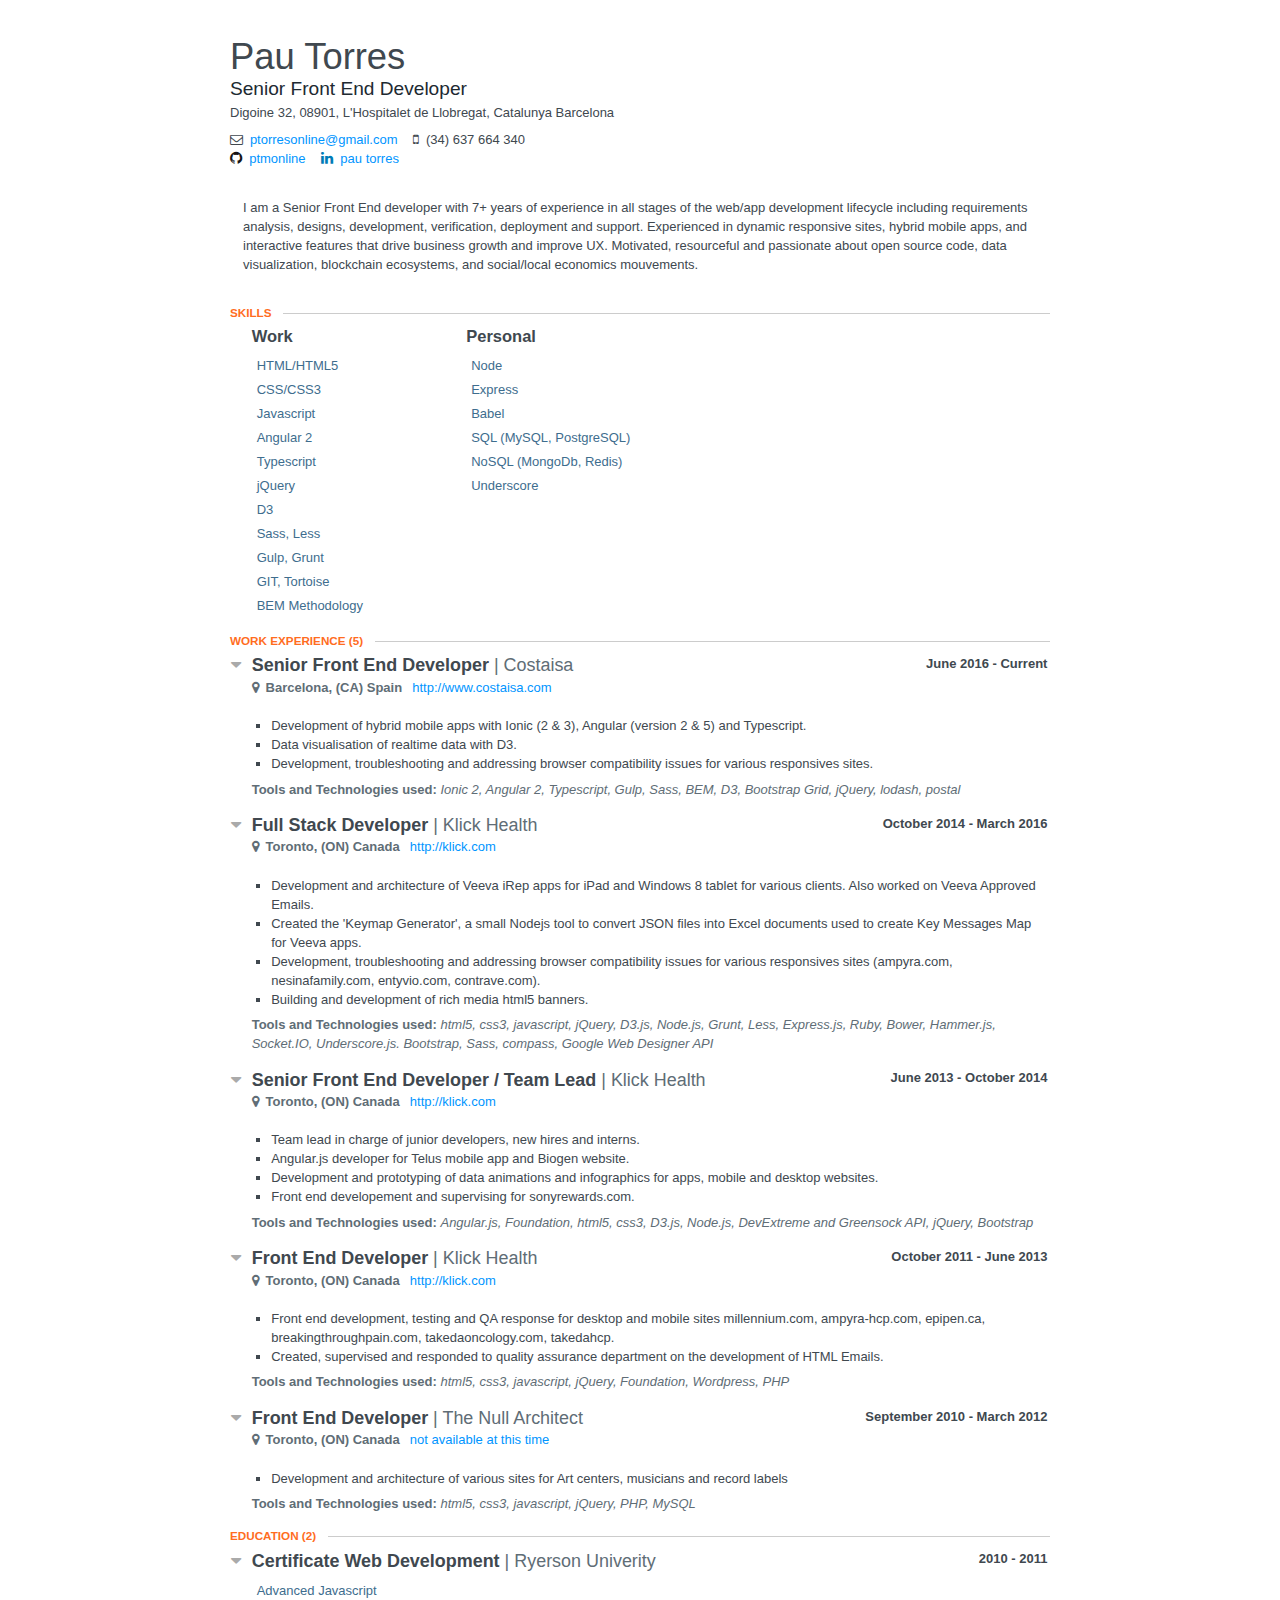
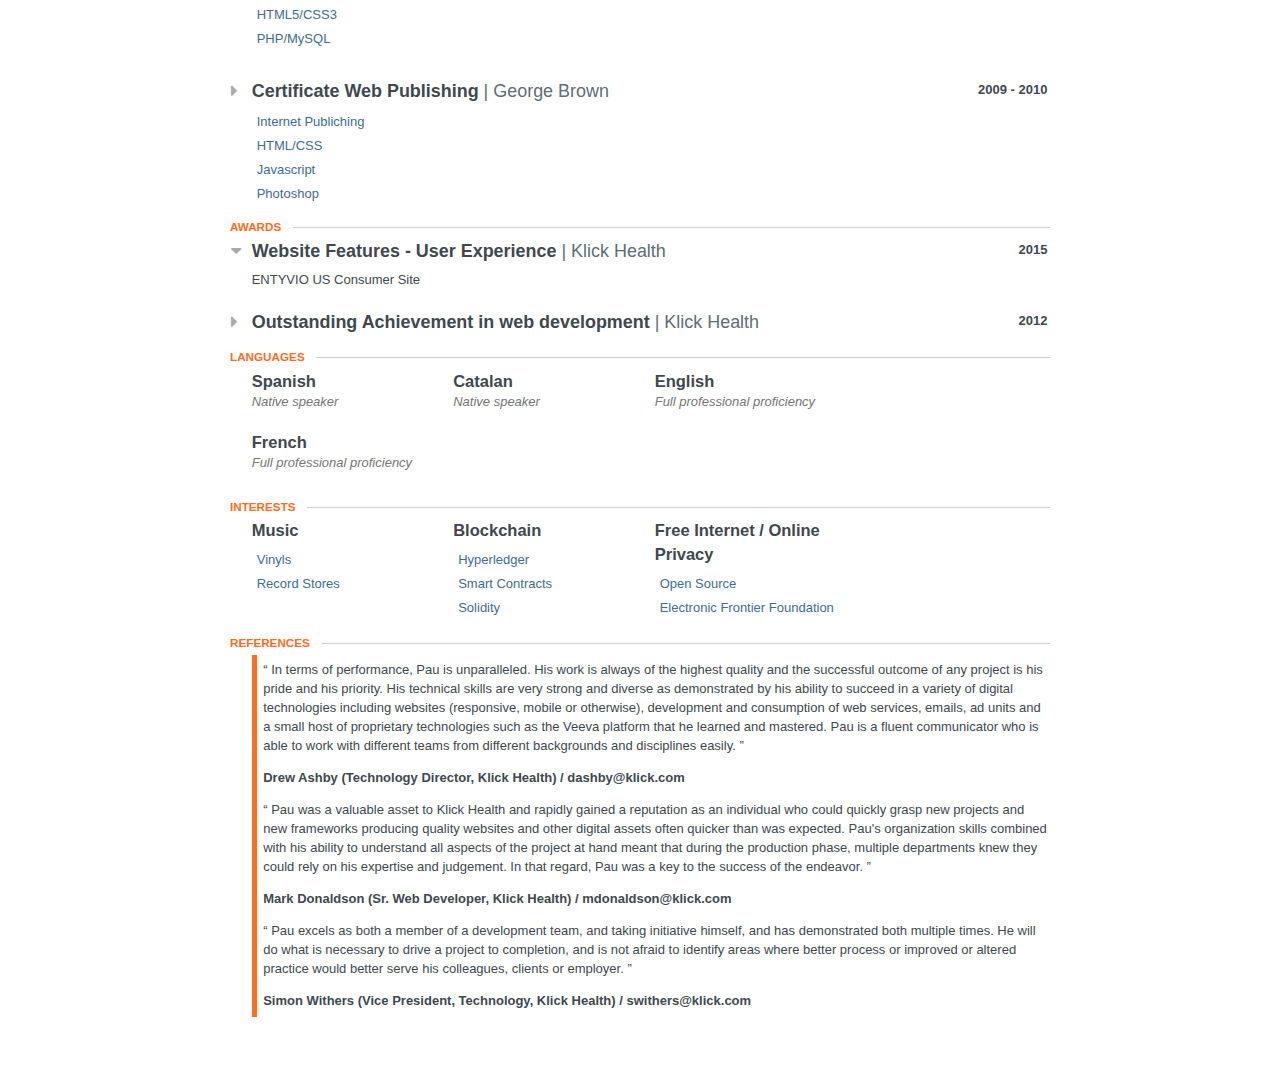
<file: index.html>
<!doctype html>
<html>

	<head>
		<meta charset="utf-8" />
		<meta name="viewport" content="width=device-width, initial-scale=1.0, user-scalable=no" />
		<title>Pau Torres</title>
		<link rel="stylesheet" href="https://maxcdn.bootstrapcdn.com/font-awesome/4.4.0/css/font-awesome.min.css" />
		<link rel="stylesheet" href="../style.css">
	</head>

	<body>
		<div id="resume">
				<header id="header" class="clear">
						<div>
							<h1 class="name">Pau Torres</h1>
							<h2 class="label">Senior Front End Developer</h2>
						</div>

						<span class="location">
								<span class="address">
									Digoine 32,
								</span>
								<span class="postalCode">
									08901,
								</span>
								<span class="city">
									L&#x27;Hospitalet de Llobregat,
								</span>
								<span class="region">
									Catalunya
								</span>
								<span class="countryCode">
									Barcelona
								</span>
						</span>

                    <!-- <div>born in Barcelona, Catalunya in XXXX</div> -->


					<div id="contact">
						<div class="email">
              <span class="fa fa-envelope-o"></span>
							<a href="mailto:ptorresonline@gmail.com">ptorresonline@gmail.com</a>
						</div>
						<div class="phone">
              <span class="fa fa-mobile"></span>
							(34) 637 664 340
						</div>
					</div>

					<div id="profiles">
						<div class="item">
								<div class="username">
									<span class="fa fa-github github social"></span>
									<span class="url">
										<a href="http://github.com/ptmonline">ptmonline</a>
									</span>
								</div>
						</div>
						<div class="item">
								<div class="username">
									<span class="fa fa-linkedin linkedin social"></span>
									<span class="url">
										<a href="https://www.linkedin.com/in/pau-torres-0109853b">pau torres</a>
									</span>
								</div>
						</div>
					</div>
				</header>

					<section class="section main-summary">
						<section>
							<div><p>I am a Senior Front End developer with 7+ years of experience in all stages of the web/app development lifecycle including requirements analysis, designs, development, verification, deployment and support. Experienced in dynamic responsive sites, hybrid mobile apps, and interactive features that drive business growth and improve UX. Motivated, resourceful and passionate about open source code, data visualization, blockchain ecosystems, and social/local economics mouvements.</p></div>
						</section>
					</section>

				<section class="section margin1">
					<header>
						<h2 class='section-title'>Skills</h2>
					</header>
					<section id="skills">
						<div class="item">
							<h3 class="name">
								Work
							</h3>
							<ul class="keywords">
								<li>HTML/HTML5</li>
								<li>CSS/CSS3</li>
								<li>Javascript</li>
								<li>Angular 2</li>
								<li>Typescript</li>
								<li>jQuery</li>
								<li>D3</li>
								<li>Sass, Less</li>
								<li>Gulp, Grunt</li>
								<li>GIT, Tortoise</li>
								<li>BEM Methodology</li>
							</ul>
						</div>
						<div class="item">
							<h3 class="name">
								Personal
							</h3>
							<ul class="keywords">
								<li>Node</li>
								<li>Express</li>
								<li>Babel</li>
								<li>SQL (MySQL, PostgreSQL)</li>
								<li>NoSQL (MongoDb, Redis)</li>
								<li>Underscore</li>
							</ul>
						</div>
					</section>
				</section>

				<section class="section">
					<header>
						<h2 class='section-title'>Work Experience <span class="item-count">(5)</span></h2>
					</header>
					<section id="work">
								<header>
									<span class="space-left">

											<span class="fa fa-caret-down"></span>

									</span>
									<div class="position">
										Senior Front End Developer
									</div>
									<div class="company">
										Costaisa
									</div>
									<div class="date">
										<span class="startDate">
											June 2016
										</span>
										<span class="endDate">
											- Current
										</span>
									</div>
								</header>

                                <span class="location">
                                    <span class="fa fa-map-marker"></span>
                                    <span class="city">
                                        Barcelona,
                                    </span>
                                    <span class="countryCode">
                                        (CA)
                                    </span>
                                    <span class="region">
                                      Spain
                                    </span>
                                </span>
                                <span class="website">
                                    <a href="http://www.costaisa.com">http://www.costaisa.com</a>
                                </span>



								<div class="item display" style="opacity:1">

									<ul class="highlights">
											<li>Development of hybrid mobile apps with Ionic (2 &amp; 3), Angular (version 2 &amp; 5) and Typescript.</li>
											<li>Data visualisation of realtime data with D3.</li>
											<li>Development, troubleshooting and addressing browser compatibility issues for various responsives sites.</li>
									</ul>

							</div>
							<div class="tech">
								<p class="tote">Tools and Technologies used: <span>Ionic 2, Angular 2, Typescript, Gulp, Sass, BEM, D3, Bootstrap Grid, jQuery, lodash, postal</span></p>
							</div>
								<header>
									<span class="space-left">

											<span class="fa fa-caret-down"></span>

									</span>
									<div class="position">
										Full Stack Developer
									</div>
									<div class="company">
										Klick Health
									</div>
									<div class="date">
										<span class="startDate">
											October 2014
										</span>
										<span class="endDate">
											- March 2016
										</span>
									</div>
								</header>

                                <span class="location">
                                    <span class="fa fa-map-marker"></span>
                                    <span class="city">
                                        Toronto,
                                    </span>
                                    <span class="countryCode">
                                        (ON)
                                    </span>
                                    <span class="region">
                                      Canada
                                    </span>
                                </span>
                                <span class="website">
                                    <a href="http://klick.com">http://klick.com</a>
                                </span>



								<div class="item display" style="opacity:1">

									<ul class="highlights">
											<li>Development and architecture of Veeva iRep apps for iPad and Windows 8 tablet for various clients. Also worked  on Veeva Approved Emails.</li>
											<li>Created the &#x27;Keymap Generator&#x27;, a small Nodejs tool to convert JSON files into Excel documents used to create Key Messages Map for Veeva apps.</li>
											<li>Development, troubleshooting and addressing browser compatibility issues for various responsives sites (ampyra.com, nesinafamily.com, entyvio.com, contrave.com).</li>
											<li>Building and development of rich media html5 banners.</li>
									</ul>

							</div>
							<div class="tech">
								<p class="tote">Tools and Technologies used: <span>html5, css3, javascript, jQuery, D3.js, Node.js, Grunt, Less, Express.js, Ruby, Bower, Hammer.js, Socket.IO,  Underscore.js. Bootstrap, Sass, compass, Google Web Designer API</span></p>
							</div>
								<header>
									<span class="space-left">

											<span class="fa fa-caret-down"></span>

									</span>
									<div class="position">
										Senior Front End Developer / Team Lead
									</div>
									<div class="company">
										Klick Health
									</div>
									<div class="date">
										<span class="startDate">
											June 2013
										</span>
										<span class="endDate">
											- October 2014
										</span>
									</div>
								</header>

                                <span class="location">
                                    <span class="fa fa-map-marker"></span>
                                    <span class="city">
                                        Toronto,
                                    </span>
                                    <span class="countryCode">
                                        (ON)
                                    </span>
                                    <span class="region">
                                      Canada
                                    </span>
                                </span>
                                <span class="website">
                                    <a href="http://klick.com">http://klick.com</a>
                                </span>



								<div class="item display" style="opacity:1">

									<ul class="highlights">
											<li>Team lead in charge of junior developers, new hires and interns.</li>
											<li>Angular.js developer for Telus mobile app and Biogen website.</li>
											<li>Development and prototyping of data animations and infographics for apps, mobile and desktop websites.</li>
											<li>Front end developement and supervising for sonyrewards.com.</li>
									</ul>

							</div>
							<div class="tech">
								<p class="tote">Tools and Technologies used: <span>Angular.js, Foundation, html5, css3, D3.js, Node.js, DevExtreme and Greensock API, jQuery, Bootstrap</span></p>
							</div>
								<header>
									<span class="space-left">

											<span class="fa fa-caret-down"></span>

									</span>
									<div class="position">
										Front End Developer
									</div>
									<div class="company">
										Klick Health
									</div>
									<div class="date">
										<span class="startDate">
											October 2011
										</span>
										<span class="endDate">
											- June 2013
										</span>
									</div>
								</header>

                                <span class="location">
                                    <span class="fa fa-map-marker"></span>
                                    <span class="city">
                                        Toronto,
                                    </span>
                                    <span class="countryCode">
                                        (ON)
                                    </span>
                                    <span class="region">
                                      Canada
                                    </span>
                                </span>
                                <span class="website">
                                    <a href="http://klick.com">http://klick.com</a>
                                </span>



								<div class="item display" style="opacity:1">

									<ul class="highlights">
											<li>Front end development, testing and QA response for desktop and mobile sites millennium.com, ampyra-hcp.com, epipen.ca, breakingthroughpain.com, takedaoncology.com, takedahcp.</li>
											<li>Created, supervised and responded to quality assurance department on the development of HTML Emails.</li>
									</ul>

							</div>
							<div class="tech">
								<p class="tote">Tools and Technologies used: <span>html5, css3, javascript, jQuery, Foundation, Wordpress, PHP</span></p>
							</div>
								<header>
									<span class="space-left">

											<span class="fa fa-caret-down"></span>

									</span>
									<div class="position">
										Front End Developer
									</div>
									<div class="company">
										The Null Architect
									</div>
									<div class="date">
										<span class="startDate">
											September 2010
										</span>
										<span class="endDate">
											- March 2012
										</span>
									</div>
								</header>

                                <span class="location">
                                    <span class="fa fa-map-marker"></span>
                                    <span class="city">
                                        Toronto,
                                    </span>
                                    <span class="countryCode">
                                        (ON)
                                    </span>
                                    <span class="region">
                                      Canada
                                    </span>
                                </span>
                                <span class="website">
                                    <a href="not available at this time">not available at this time</a>
                                </span>



								<div class="item display" style="opacity:1">

									<ul class="highlights">
											<li>Development and architecture of various sites for Art centers, musicians and record labels</li>
									</ul>

							</div>
							<div class="tech">
								<p class="tote">Tools and Technologies used: <span>html5, css3, javascript, jQuery, PHP, MySQL</span></p>
							</div>
					</section>
				</section>


				<section class="section">
					<header>
						<h2 class='section-title'>Education <span class="item-count">(2)</span></h2>
					</header>
					<section id="education">
							<header class="clear">
								<span class="space-left">
										<span class="fa fa-caret-down"></span>
								</span>
								<div class="header-left">
										<div class="studyType">
											Certificate
										</div>
										<div class="area">
											Web Development
										</div>
										<div class="institution">
											Ryerson Univerity
										</div>
								</div>
								<div class="date">
									<span class="startDate">
										2010
									</span>
									<span class="endDate">
										- 2011
									</span>
								</div>
							</header>


                <ul class="courses">
                    <li>Advanced Javascript</li>
                    <li>HTML5/CSS3</li>
                    <li>PHP/MySQL</li>
                </ul>

								<div class="item display" style="opacity:1">
							</div>
							<header class="clear">
								<span class="space-left">
										<span class="fa fa-caret-right"></span>
								</span>
								<div class="header-left">
										<div class="studyType">
											Certificate
										</div>
										<div class="area">
											Web Publishing
										</div>
										<div class="institution">
											George Brown
										</div>
								</div>
								<div class="date">
									<span class="startDate">
										2009
									</span>
									<span class="endDate">
										- 2010
									</span>
								</div>
							</header>


                <ul class="courses">
                    <li>Internet Publiching</li>
                    <li>HTML/CSS</li>
                    <li>Javascript</li>
                    <li>Photoshop</li>
                </ul>

								<div class="item display none" style="opacity:0">
							</div>
					</section>
				</section>

				<section class="section">
					<header>
						<h2 class='section-title'>Awards</h2>
					</header>
					<section id="awards">
						<header class="clear">
							<span class="space-left">
									<span class="fa fa-caret-down"></span>
							</span>
							<div class="header-left">
									<div class="title">
										Website Features - User Experience
									</div>
									<div class="awarder">
										Klick Health
									</div>
							</div>
								<div class="date">
									2015
								</div>
						</header>
							<div class="item display" style="opacity:1">
								<div class="summary">
									<p>ENTYVIO US Consumer Site</p>
								</div>
						</div>
						<header class="clear">
							<span class="space-left">
									<span class="fa fa-caret-right"></span>
							</span>
							<div class="header-left">
									<div class="title">
										Outstanding Achievement in web development
									</div>
									<div class="awarder">
										Klick Health
									</div>
							</div>
								<div class="date">
									2012
								</div>
						</header>
							<div class="item display none" style="opacity:0">
								<div class="summary">
									<p>Webaward for Breaking Through Pain website</p>
								</div>
						</div>
					</section>
				</section>


				<section class="section margin1">
					<header>
						<h2 class='section-title'>Languages</h2>
					</header>
					<section id="languages">
							<div class="display">
										<h3 class="language">
											Spanish
										</h3>
								<div class="item">
										<div class="level fluency native speaker">
											<em>Native speaker</em>
											<div class="bar"></div>
										</div>
								</div>
							</div>
							<div class="display">
										<h3 class="language">
											Catalan
										</h3>
								<div class="item">
										<div class="level fluency native speaker">
											<em>Native speaker</em>
											<div class="bar"></div>
										</div>
								</div>
							</div>
							<div class="display">
										<h3 class="language">
											English
										</h3>
								<div class="item">
										<div class="level fluency full professional proficiency">
											<em>Full professional proficiency</em>
											<div class="bar"></div>
										</div>
								</div>
							</div>
							<div class="display">
										<h3 class="language">
											French
										</h3>
								<div class="item">
										<div class="level fluency full professional proficiency">
											<em>Full professional proficiency</em>
											<div class="bar"></div>
										</div>
								</div>
							</div>
					</section>
				</section>

				<section class="section margin1">
					<header>
						<h2 class='section-title' class='section-title'>Interests</h2>
					</header>
					<section id="interests">
							<div class="item">
									<h3 class="name">
										Music
									</h3>
									<ul class="keywords">
											<li>Vinyls</li>
											<li>Record Stores</li>
									</ul>
								<div class="summary">
									<p></p>
								</div>
							</div>
							<div class="item">
									<h3 class="name">
										Blockchain
									</h3>
									<ul class="keywords">
											<li>Hyperledger</li>
											<li>Smart Contracts</li>
											<li>Solidity</li>
									</ul>
								<div class="summary">
									<p></p>
								</div>
							</div>
							<div class="item">
									<h3 class="name">
										Free Internet / Online Privacy
									</h3>
									<ul class="keywords">
											<li>Open Source</li>
											<li>Electronic Frontier Foundation</li>
									</ul>
								<div class="summary">
									<p></p>
								</div>
							</div>
					</section>
				</section>

				<section class="section">
					<header>
						<h2 class='section-title'>References</h2>
					</header>
					<section id="references">
						<div class="item">
							<blockquote class="reference">
								&#8220;&#32;In terms of performance, Pau is unparalleled.  His work is always of the highest quality and the successful outcome of any project is his pride and his priority.  His technical skills are very strong and diverse as demonstrated by his ability to succeed in a variety of digital technologies including websites (responsive, mobile or otherwise), development and consumption of web services, emails, ad units and a small host of proprietary technologies such as the Veeva platform that he learned and mastered.  Pau is a fluent communicator who is able to work with different teams from different backgrounds and disciplines easily.&#32;&#8221;
							</blockquote>
							<div class="name">
								Drew Ashby (Technology Director, Klick Health) / dashby@klick.com
							</div>
						</div>
						<div class="item">
							<blockquote class="reference">
								&#8220;&#32;Pau was a valuable asset to Klick Health and rapidly gained a reputation as an individual who could quickly grasp new projects and new frameworks producing quality websites and other digital assets often quicker than was expected. Pau&#x27;s organization skills combined with his ability to understand all aspects of the project at hand meant that during the production phase, multiple departments knew they could rely on his expertise and judgement. In that regard, Pau was a key to the success of the endeavor.&#32;&#8221;
							</blockquote>
							<div class="name">
								Mark Donaldson (Sr. Web Developer, Klick Health) / mdonaldson@klick.com
							</div>
						</div>
						<div class="item">
							<blockquote class="reference">
								&#8220;&#32;Pau excels as both a member of a development team, and taking initiative himself, and has demonstrated both multiple times. He will do what is necessary to drive a project to completion, and is not afraid to identify areas where better process or improved or altered practice would better serve his colleagues, clients or employer.&#32;&#8221;
							</blockquote>
							<div class="name">
								Simon Withers (Vice President, Technology, Klick Health) / swithers@klick.com
							</div>
						</div>
					</section>
				</section>
		</div>
		<script>
			(function(){
				var elements = document.querySelector("#resume");

				// adding the element to the all container
				// and using event delegation
				elements.addEventListener("click", function(e) {
					var current = e.target;
					// font awesone arrows
					var arrowRight = current.classList.contains('fa-caret-right');
					var arrowDown = current.classList.contains('fa-caret-down');

					if(current && current.nodeName == "SPAN" && (arrowRight || arrowDown)) {
						var header = e.target.parentNode.parentNode;
						var item = header.nextSibling;

						// select the .item element from the siblings
						while (!item || !item.classList || !item.classList.contains('item')) {
							item = item.nextSibling;
						}

						// hide or show the .item element
						item.classList.toggle('none');

						// if the .item is going to be shown then imcrease is opacity
						// every 20 milliseconds to make a fadeIn effect
						if (!item.classList.contains('none')) {
							var id = setInterval(function() {
								item.style.opacity = parseFloat(item.style.opacity) + 0.09;
								if (parseFloat(item.style.opacity) >= 1) {
									clearInterval(id);
								}
							}, 20);
						} else {
							item.style.opacity = 0;
						}

						current.classList.toggle('fa-caret-right');
						current.classList.toggle('fa-caret-down');
					}

				}, false);

				// Make the #resume visible only when the DOM is fully loaded
				elements.style.opacity = '1';
			})();
		</script>
	</body>

</html>
</file>
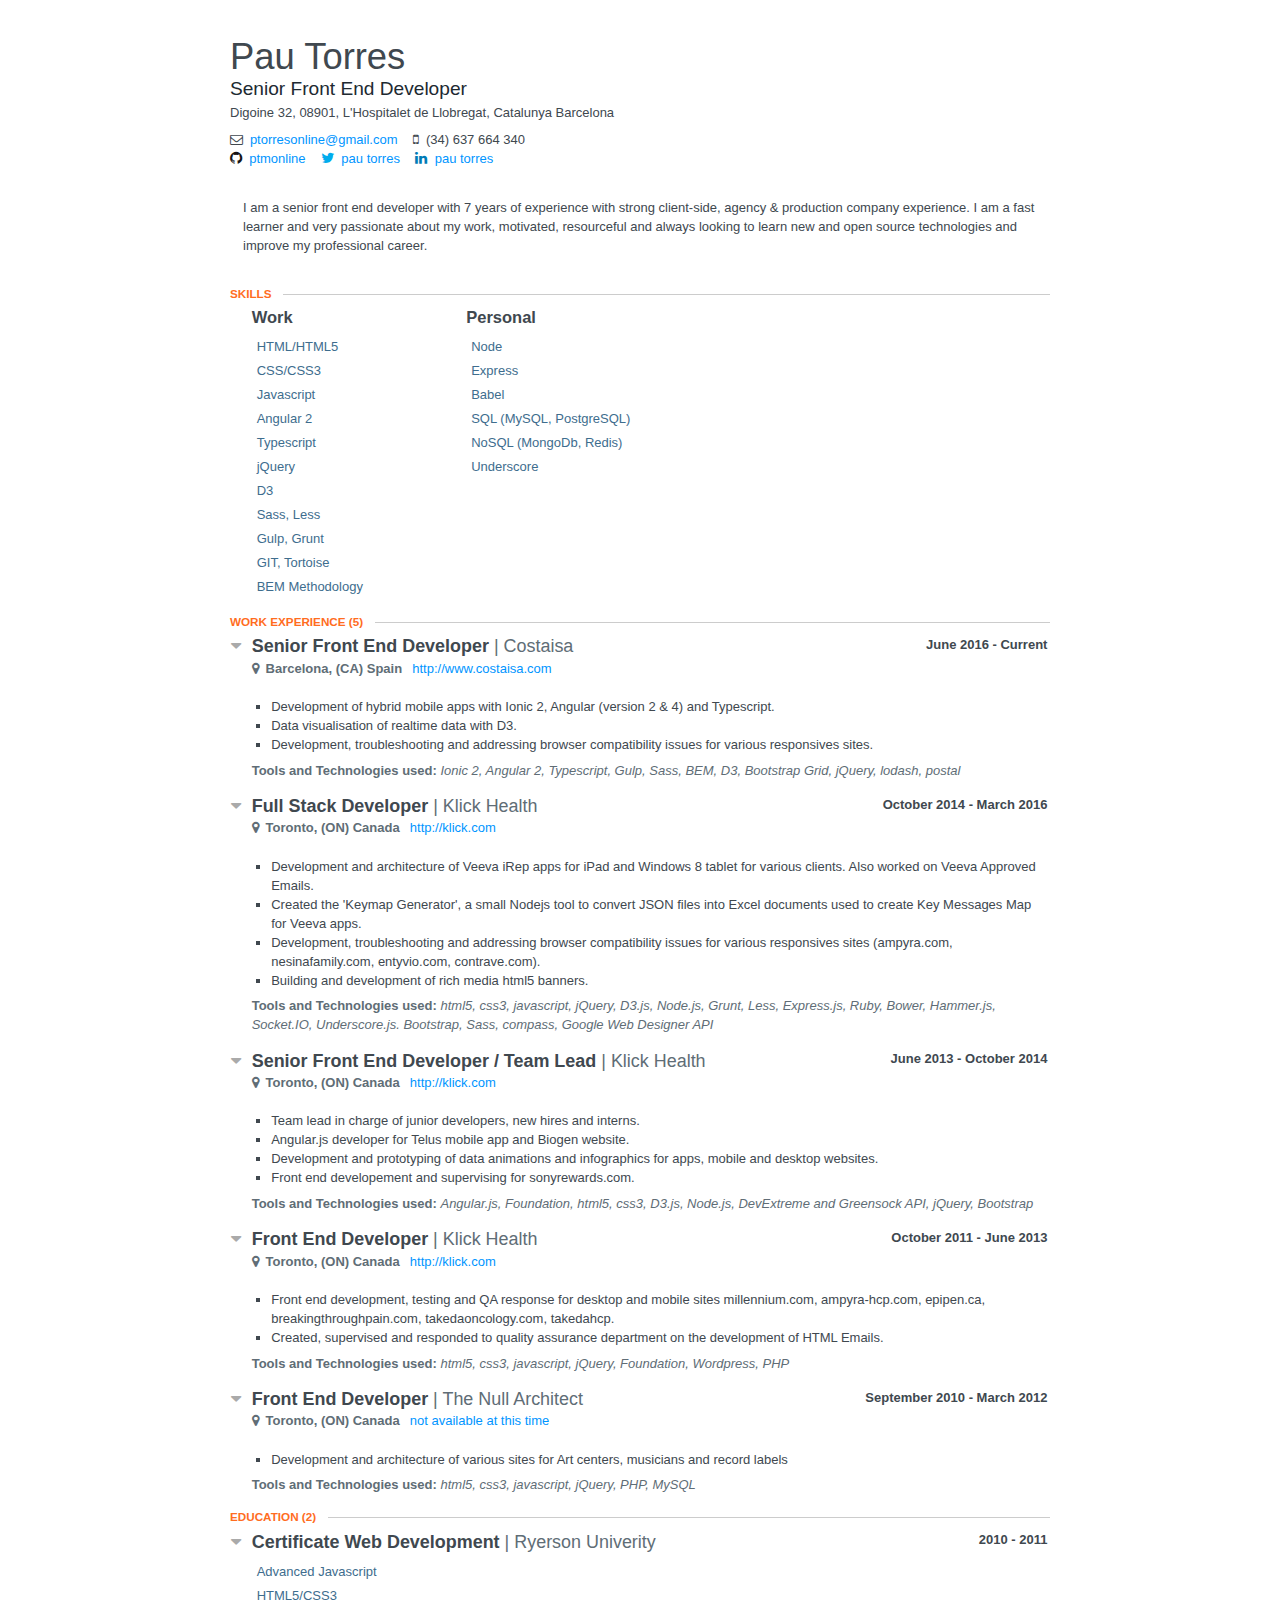
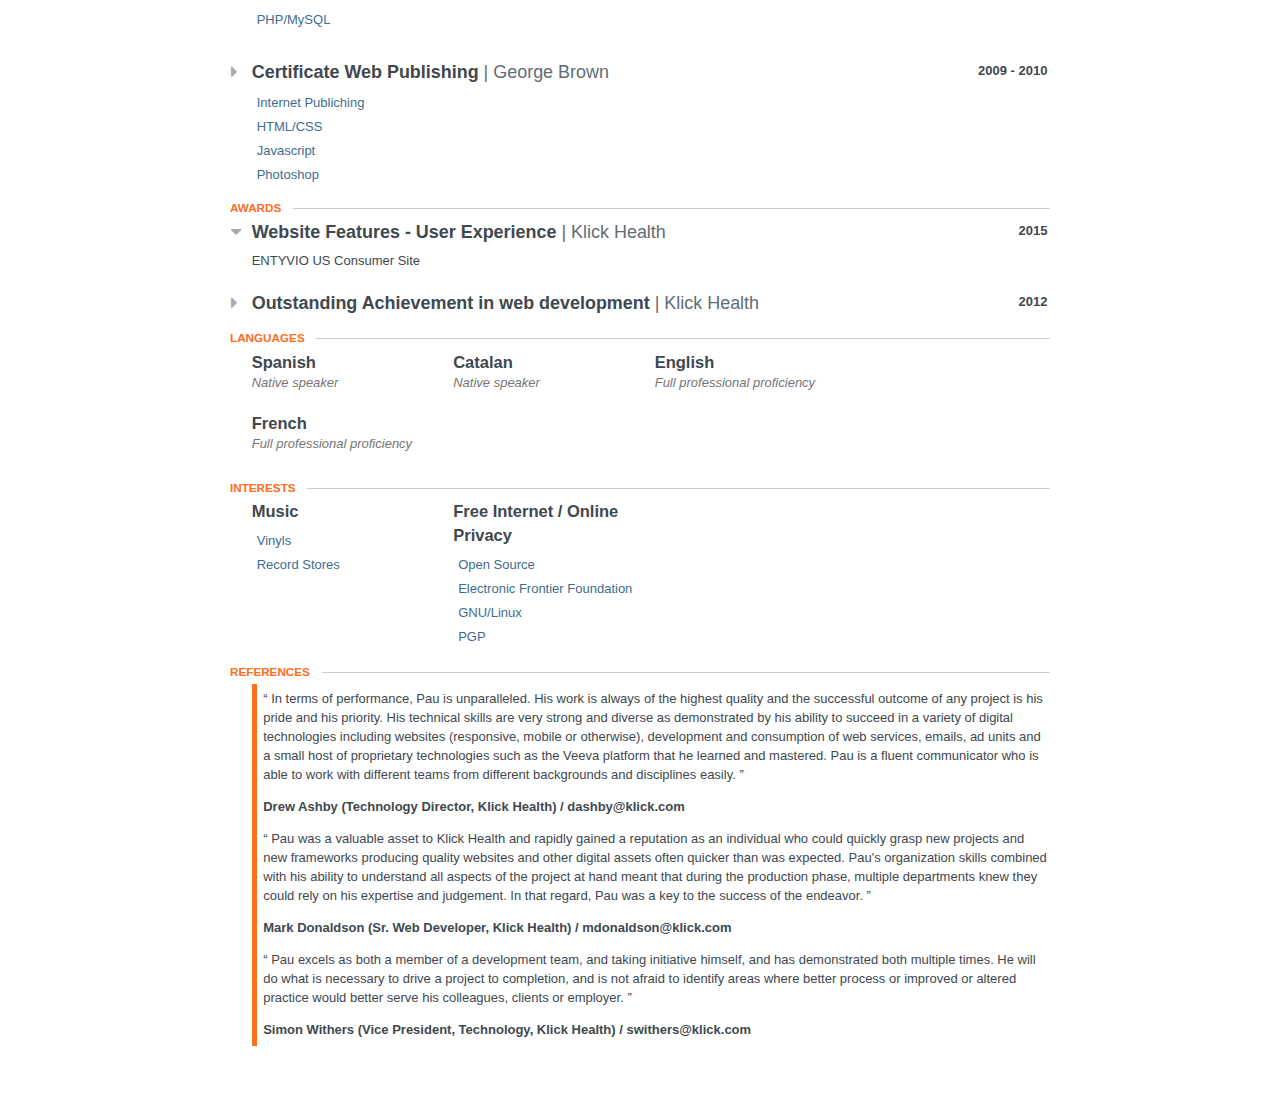
<file: public/index.html>
<!doctype html>
<html>

	<head>
		<meta charset="utf-8" />
		<meta name="viewport" content="width=device-width, initial-scale=1.0, user-scalable=no" />
		<title>Pau Torres</title>
		<link rel="stylesheet" href="https://maxcdn.bootstrapcdn.com/font-awesome/4.4.0/css/font-awesome.min.css" />
		<link rel="stylesheet" href="../style.css">
	</head>

	<body>
		<div id="resume">
				<header id="header" class="clear">
						<div>
							<h1 class="name">Pau Torres</h1>
							<h2 class="label">Senior Front End Developer</h2>
						</div>

						<span class="location">
								<span class="address">
									Digoine 32,
								</span>
								<span class="postalCode">
									08901,
								</span>
								<span class="city">
									L&#x27;Hospitalet de Llobregat,
								</span>
								<span class="region">
									Catalunya
								</span>
								<span class="countryCode">
									Barcelona
								</span>
						</span>

                    <!-- <div>born in Barcelona, Catalunya in XXXX</div> -->


					<div id="contact">
						<div class="email">
              <span class="fa fa-envelope-o"></span>
							<a href="mailto:ptorresonline@gmail.com">ptorresonline@gmail.com</a>
						</div>
						<div class="phone">
              <span class="fa fa-mobile"></span>
							(34) 637 664 340
						</div>
					</div>

					<div id="profiles">
						<div class="item">
								<div class="username">
									<span class="fa fa-github github social"></span>
									<span class="url">
										<a href="http://github.com/ptmonline">ptmonline</a>
									</span>
								</div>
						</div>
						<div class="item">
								<div class="username">
									<span class="fa fa-twitter twitter social"></span>
									<span class="url">
										<a href="http://twitter.com/nullarchitect">pau torres</a>
									</span>
								</div>
						</div>
						<div class="item">
								<div class="username">
									<span class="fa fa-linkedin linkedin social"></span>
									<span class="url">
										<a href="https://www.linkedin.com/in/pau-torres-0109853b">pau torres</a>
									</span>
								</div>
						</div>
					</div>
				</header>

					<section class="section main-summary">
						<section>
							<div><p>I am a senior front end developer with 7 years of experience with strong client-side, agency & production company experience. I am a fast learner and very passionate about my work, motivated, resourceful and always looking to learn new and open source technologies and improve my professional career.</p></div>
						</section>
					</section>

				<section class="section margin1">
					<header>
						<h2 class='section-title'>Skills</h2>
					</header>
					<section id="skills">
						<div class="item">
							<h3 class="name">
								Work
							</h3>
							<ul class="keywords">
								<li>HTML/HTML5</li>
								<li>CSS/CSS3</li>
								<li>Javascript</li>
								<li>Angular 2</li>
								<li>Typescript</li>
								<li>jQuery</li>
								<li>D3</li>
								<li>Sass, Less</li>
								<li>Gulp, Grunt</li>
								<li>GIT, Tortoise</li>
								<li>BEM Methodology</li>
							</ul>
						</div>
						<div class="item">
							<h3 class="name">
								Personal
							</h3>
							<ul class="keywords">
								<li>Node</li>
								<li>Express</li>
								<li>Babel</li>
								<li>SQL (MySQL, PostgreSQL)</li>
								<li>NoSQL (MongoDb, Redis)</li>
								<li>Underscore</li>
							</ul>
						</div>
					</section>
				</section>

				<section class="section">
					<header>
						<h2 class='section-title'>Work Experience <span class="item-count">(5)</span></h2>
					</header>
					<section id="work">
								<header>
									<span class="space-left">

											<span class="fa fa-caret-down"></span>

									</span>
									<div class="position">
										Senior Front End Developer
									</div>
									<div class="company">
										Costaisa
									</div>
									<div class="date">
										<span class="startDate">
											June 2016
										</span>
										<span class="endDate">
											- Current
										</span>
									</div>
								</header>

                                <span class="location">
                                    <span class="fa fa-map-marker"></span>
                                    <span class="city">
                                        Barcelona,
                                    </span>
                                    <span class="countryCode">
                                        (CA)
                                    </span>
                                    <span class="region">
                                      Spain
                                    </span>
                                </span>
                                <span class="website">
                                    <a href="http://www.costaisa.com">http://www.costaisa.com</a>
                                </span>



								<div class="item display" style="opacity:1">

									<ul class="highlights">
											<li>Development of hybrid mobile apps with Ionic 2, Angular (version 2 &amp; 4) and Typescript.</li>
											<li>Data visualisation of realtime data with D3.</li>
											<li>Development, troubleshooting and addressing browser compatibility issues for various responsives sites.</li>
									</ul>

							</div>
							<div class="tech">
								<p class="tote">Tools and Technologies used: <span>Ionic 2, Angular 2, Typescript, Gulp, Sass, BEM, D3, Bootstrap Grid, jQuery, lodash, postal</span></p>
							</div>
								<header>
									<span class="space-left">

											<span class="fa fa-caret-down"></span>

									</span>
									<div class="position">
										Full Stack Developer
									</div>
									<div class="company">
										Klick Health
									</div>
									<div class="date">
										<span class="startDate">
											October 2014
										</span>
										<span class="endDate">
											- March 2016
										</span>
									</div>
								</header>

                                <span class="location">
                                    <span class="fa fa-map-marker"></span>
                                    <span class="city">
                                        Toronto,
                                    </span>
                                    <span class="countryCode">
                                        (ON)
                                    </span>
                                    <span class="region">
                                      Canada
                                    </span>
                                </span>
                                <span class="website">
                                    <a href="http://klick.com">http://klick.com</a>
                                </span>



								<div class="item display" style="opacity:1">

									<ul class="highlights">
											<li>Development and architecture of Veeva iRep apps for iPad and Windows 8 tablet for various clients. Also worked  on Veeva Approved Emails.</li>
											<li>Created the &#x27;Keymap Generator&#x27;, a small Nodejs tool to convert JSON files into Excel documents used to create Key Messages Map for Veeva apps.</li>
											<li>Development, troubleshooting and addressing browser compatibility issues for various responsives sites (ampyra.com, nesinafamily.com, entyvio.com, contrave.com).</li>
											<li>Building and development of rich media html5 banners.</li>
									</ul>

							</div>
							<div class="tech">
								<p class="tote">Tools and Technologies used: <span>html5, css3, javascript, jQuery, D3.js, Node.js, Grunt, Less, Express.js, Ruby, Bower, Hammer.js, Socket.IO,  Underscore.js. Bootstrap, Sass, compass, Google Web Designer API</span></p>
							</div>
								<header>
									<span class="space-left">

											<span class="fa fa-caret-down"></span>

									</span>
									<div class="position">
										Senior Front End Developer / Team Lead
									</div>
									<div class="company">
										Klick Health
									</div>
									<div class="date">
										<span class="startDate">
											June 2013
										</span>
										<span class="endDate">
											- October 2014
										</span>
									</div>
								</header>

                                <span class="location">
                                    <span class="fa fa-map-marker"></span>
                                    <span class="city">
                                        Toronto,
                                    </span>
                                    <span class="countryCode">
                                        (ON)
                                    </span>
                                    <span class="region">
                                      Canada
                                    </span>
                                </span>
                                <span class="website">
                                    <a href="http://klick.com">http://klick.com</a>
                                </span>



								<div class="item display" style="opacity:1">

									<ul class="highlights">
											<li>Team lead in charge of junior developers, new hires and interns.</li>
											<li>Angular.js developer for Telus mobile app and Biogen website.</li>
											<li>Development and prototyping of data animations and infographics for apps, mobile and desktop websites.</li>
											<li>Front end developement and supervising for sonyrewards.com.</li>
									</ul>

							</div>
							<div class="tech">
								<p class="tote">Tools and Technologies used: <span>Angular.js, Foundation, html5, css3, D3.js, Node.js, DevExtreme and Greensock API, jQuery, Bootstrap</span></p>
							</div>
								<header>
									<span class="space-left">

											<span class="fa fa-caret-down"></span>

									</span>
									<div class="position">
										Front End Developer
									</div>
									<div class="company">
										Klick Health
									</div>
									<div class="date">
										<span class="startDate">
											October 2011
										</span>
										<span class="endDate">
											- June 2013
										</span>
									</div>
								</header>

                                <span class="location">
                                    <span class="fa fa-map-marker"></span>
                                    <span class="city">
                                        Toronto,
                                    </span>
                                    <span class="countryCode">
                                        (ON)
                                    </span>
                                    <span class="region">
                                      Canada
                                    </span>
                                </span>
                                <span class="website">
                                    <a href="http://klick.com">http://klick.com</a>
                                </span>



								<div class="item display" style="opacity:1">

									<ul class="highlights">
											<li>Front end development, testing and QA response for desktop and mobile sites millennium.com, ampyra-hcp.com, epipen.ca, breakingthroughpain.com, takedaoncology.com, takedahcp.</li>
											<li>Created, supervised and responded to quality assurance department on the development of HTML Emails.</li>
									</ul>

							</div>
							<div class="tech">
								<p class="tote">Tools and Technologies used: <span>html5, css3, javascript, jQuery, Foundation, Wordpress, PHP</span></p>
							</div>
								<header>
									<span class="space-left">

											<span class="fa fa-caret-down"></span>

									</span>
									<div class="position">
										Front End Developer
									</div>
									<div class="company">
										The Null Architect
									</div>
									<div class="date">
										<span class="startDate">
											September 2010
										</span>
										<span class="endDate">
											- March 2012
										</span>
									</div>
								</header>

                                <span class="location">
                                    <span class="fa fa-map-marker"></span>
                                    <span class="city">
                                        Toronto,
                                    </span>
                                    <span class="countryCode">
                                        (ON)
                                    </span>
                                    <span class="region">
                                      Canada
                                    </span>
                                </span>
                                <span class="website">
                                    <a href="not available at this time">not available at this time</a>
                                </span>



								<div class="item display" style="opacity:1">

									<ul class="highlights">
											<li>Development and architecture of various sites for Art centers, musicians and record labels</li>
									</ul>

							</div>
							<div class="tech">
								<p class="tote">Tools and Technologies used: <span>html5, css3, javascript, jQuery, PHP, MySQL</span></p>
							</div>
					</section>
				</section>


				<section class="section">
					<header>
						<h2 class='section-title'>Education <span class="item-count">(2)</span></h2>
					</header>
					<section id="education">
							<header class="clear">
								<span class="space-left">
										<span class="fa fa-caret-down"></span>
								</span>
								<div class="header-left">
										<div class="studyType">
											Certificate
										</div>
										<div class="area">
											Web Development
										</div>
										<div class="institution">
											Ryerson Univerity
										</div>
								</div>
								<div class="date">
									<span class="startDate">
										2010
									</span>
									<span class="endDate">
										- 2011
									</span>
								</div>
							</header>


                <ul class="courses">
                    <li>Advanced Javascript</li>
                    <li>HTML5/CSS3</li>
                    <li>PHP/MySQL</li>
                </ul>

								<div class="item display" style="opacity:1">
							</div>
							<header class="clear">
								<span class="space-left">
										<span class="fa fa-caret-right"></span>
								</span>
								<div class="header-left">
										<div class="studyType">
											Certificate
										</div>
										<div class="area">
											Web Publishing
										</div>
										<div class="institution">
											George Brown
										</div>
								</div>
								<div class="date">
									<span class="startDate">
										2009
									</span>
									<span class="endDate">
										- 2010
									</span>
								</div>
							</header>


                <ul class="courses">
                    <li>Internet Publiching</li>
                    <li>HTML/CSS</li>
                    <li>Javascript</li>
                    <li>Photoshop</li>
                </ul>

								<div class="item display none" style="opacity:0">
							</div>
					</section>
				</section>

				<section class="section">
					<header>
						<h2 class='section-title'>Awards</h2>
					</header>
					<section id="awards">
						<header class="clear">
							<span class="space-left">
									<span class="fa fa-caret-down"></span>
							</span>
							<div class="header-left">
									<div class="title">
										Website Features - User Experience
									</div>
									<div class="awarder">
										Klick Health
									</div>
							</div>
								<div class="date">
									2015
								</div>
						</header>
							<div class="item display" style="opacity:1">
								<div class="summary">
									<p>ENTYVIO US Consumer Site</p>
								</div>
						</div>
						<header class="clear">
							<span class="space-left">
									<span class="fa fa-caret-right"></span>
							</span>
							<div class="header-left">
									<div class="title">
										Outstanding Achievement in web development
									</div>
									<div class="awarder">
										Klick Health
									</div>
							</div>
								<div class="date">
									2012
								</div>
						</header>
							<div class="item display none" style="opacity:0">
								<div class="summary">
									<p>Webaward for Breaking Through Pain website</p>
								</div>
						</div>
					</section>
				</section>


				<section class="section margin1">
					<header>
						<h2 class='section-title'>Languages</h2>
					</header>
					<section id="languages">
							<div class="display">
										<h3 class="language">
											Spanish
										</h3>
								<div class="item">
										<div class="level fluency native speaker">
											<em>Native speaker</em>
											<div class="bar"></div>
										</div>
								</div>
							</div>
							<div class="display">
										<h3 class="language">
											Catalan
										</h3>
								<div class="item">
										<div class="level fluency native speaker">
											<em>Native speaker</em>
											<div class="bar"></div>
										</div>
								</div>
							</div>
							<div class="display">
										<h3 class="language">
											English
										</h3>
								<div class="item">
										<div class="level fluency full professional proficiency">
											<em>Full professional proficiency</em>
											<div class="bar"></div>
										</div>
								</div>
							</div>
							<div class="display">
										<h3 class="language">
											French
										</h3>
								<div class="item">
										<div class="level fluency full professional proficiency">
											<em>Full professional proficiency</em>
											<div class="bar"></div>
										</div>
								</div>
							</div>
					</section>
				</section>

				<section class="section margin1">
					<header>
						<h2 class='section-title' class='section-title'>Interests</h2>
					</header>
					<section id="interests">
							<div class="item">
									<h3 class="name">
										Music
									</h3>
									<ul class="keywords">
											<li>Vinyls</li>
											<li>Record Stores</li>
									</ul>
								<div class="summary">
									<p></p>
								</div>
							</div>
							<div class="item">
									<h3 class="name">
										Free Internet / Online Privacy
									</h3>
									<ul class="keywords">
											<li>Open Source</li>
											<li>Electronic Frontier Foundation</li>
											<li>GNU/Linux</li>
											<li>PGP</li>
									</ul>
								<div class="summary">
									<p></p>
								</div>
							</div>
					</section>
				</section>

				<section class="section">
					<header>
						<h2 class='section-title'>References</h2>
					</header>
					<section id="references">
						<div class="item">
							<blockquote class="reference">
								&#8220;&#32;In terms of performance, Pau is unparalleled.  His work is always of the highest quality and the successful outcome of any project is his pride and his priority.  His technical skills are very strong and diverse as demonstrated by his ability to succeed in a variety of digital technologies including websites (responsive, mobile or otherwise), development and consumption of web services, emails, ad units and a small host of proprietary technologies such as the Veeva platform that he learned and mastered.  Pau is a fluent communicator who is able to work with different teams from different backgrounds and disciplines easily.&#32;&#8221;
							</blockquote>
							<div class="name">
								Drew Ashby (Technology Director, Klick Health) / dashby@klick.com
							</div>
						</div>
						<div class="item">
							<blockquote class="reference">
								&#8220;&#32;Pau was a valuable asset to Klick Health and rapidly gained a reputation as an individual who could quickly grasp new projects and new frameworks producing quality websites and other digital assets often quicker than was expected. Pau&#x27;s organization skills combined with his ability to understand all aspects of the project at hand meant that during the production phase, multiple departments knew they could rely on his expertise and judgement. In that regard, Pau was a key to the success of the endeavor.&#32;&#8221;
							</blockquote>
							<div class="name">
								Mark Donaldson (Sr. Web Developer, Klick Health) / mdonaldson@klick.com
							</div>
						</div>
						<div class="item">
							<blockquote class="reference">
								&#8220;&#32;Pau excels as both a member of a development team, and taking initiative himself, and has demonstrated both multiple times. He will do what is necessary to drive a project to completion, and is not afraid to identify areas where better process or improved or altered practice would better serve his colleagues, clients or employer.&#32;&#8221;
							</blockquote>
							<div class="name">
								Simon Withers (Vice President, Technology, Klick Health) / swithers@klick.com
							</div>
						</div>
					</section>
				</section>
		</div>
		<script>
			(function(){
				var elements = document.querySelector("#resume");

				// adding the element to the all container
				// and using event delegation
				elements.addEventListener("click", function(e) {
					var current = e.target;
					// font awesone arrows
					var arrowRight = current.classList.contains('fa-caret-right');
					var arrowDown = current.classList.contains('fa-caret-down');

					if(current && current.nodeName == "SPAN" && (arrowRight || arrowDown)) {
						var header = e.target.parentNode.parentNode;
						var item = header.nextSibling;

						// select the .item element from the siblings
						while (!item || !item.classList || !item.classList.contains('item')) {
							item = item.nextSibling;
						}

						// hide or show the .item element
						item.classList.toggle('none');

						// if the .item is going to be shown then imcrease is opacity
						// every 20 milliseconds to make a fadeIn effect
						if (!item.classList.contains('none')) {
							var id = setInterval(function() {
								item.style.opacity = parseFloat(item.style.opacity) + 0.09;
								if (parseFloat(item.style.opacity) >= 1) {
									clearInterval(id);
								}
							}, 20);
						} else {
							item.style.opacity = 0;
						}

						current.classList.toggle('fa-caret-right');
						current.classList.toggle('fa-caret-down');
					}

				}, false);

				// Make the #resume visible only when the DOM is fully loaded
				elements.style.opacity = '1';
			})();
		</script>
	</body>

</html>
</file>
<file: style.css>
/********************************************
* 	reset from
* 	http://meyerweb.com/eric/tools/css/reset/
*******************************************/
html, body, div, span, applet, object, iframe,
h1, h2, h3, h4, h5, h6, p, blockquote, pre,
a, abbr, acronym, address, big, cite, code,
del, dfn, em, img, ins, kbd, q, s, samp,
small, strike, strong, sub, sup, tt, var,
b, u, i, center,
dl, dt, dd, ol, ul, li,
fieldset, form, label, legend,
table, caption, tbody, tfoot, thead, tr, th, td,
article, aside, canvas, details, embed,
figure, figcaption, footer, header, hgroup,
menu, nav, output, ruby, section, summary,
time, mark, audio, video {
    margin: 0;
    padding: 0;
    border: 0;
    font-size: 100%;
    vertical-align: baseline;
}

article, aside, details, figcaption, figure,
footer, header, hgroup, menu, nav, section {
    display: block;
}

body {
    line-height: 1;
}

ol, ul {
    list-style: none;
}

blockquote, q {
    quotes: none;
}

blockquote:before, blockquote:after,
q:before, q:after {
    content: none;
}

table {
    border-collapse: collapse;
    border-spacing: 0;
}

/****************
*	COMMONS
****************/
body, html {
    font-family: "Helvetica Neue", Helvetica, Arial, "Lucida Grande", sans-serif;
    font-size: 13px;
    color: #40484f;
    font-weight: 400;
    letter-spacing: 0;
    line-height: 1.46153846;
    text-align: left;
    webkit-text-size-adjust: 100%;
}

a {
    color: #0095ff;
    text-decoration: none;
}

a:hover {
    color: #0c65a5;
    text-decoration: underline;
}

ul {
    margin-top: 1rem;
}

li {
    list-style-type: square;
    list-style-position: outside;
    margin-left: 1.3em;
}

h1 {
    font-size: 2rem;
}

h2 {
    font-size: 1.67rem;
}

h3 {
    font-size: 1.27rem;
}

em {
    color: #757575;
}

blockquote {
    margin-bottom: 1em;
}

strong {
    font-weight: 700;
    font-size: 1.1em;
}

/* main container */
#resume {
    padding: 1rem;
    margin-top: 2rem;
}

/* every section wrapper */
.section {
    margin-bottom: 1rem;
}

section .location {
    margin-right: .5em;
    color: #606d76;
    font-weight: 700;
}

section .tech {
    margin-right: .5em;
    color: #606d76;
    font-weight: 700;
}
section .tech span{
  font-style: italic;
  font-weight: normal;
}

#contact {
    margin-top: .5rem;
}

#profiles .item {
    padding: 0;
}

#header > #profiles,
#header > #contact,
#skills,
#languages,
#interests {
    display: -webkit-box;
    display: -moz-box;
    display: -ms-flexbox;
    display: -webkit-flex;
    display: flex;
    -webkit-flex-flow: row wrap;
    flex-flow: row wrap;
    -webkit-justify-content: flex-start;
    justify-content: flex-start;
}

#header > div {
    line-height: 1.5;
}

#header > div > div {
    margin-right: 1.2em;
}

#header h1.name {
    font-size: 2.8rem;
    font-weight: 100;
    line-height: 100%;
}

#header h2.label {
    color: #202931;
    font-size: 1.47rem;
    font-weight: 300;
}

#header .picture {
    width: 11em;
    float: right;
    border-radius: 4px;
}

.main-summary {
    /*background: #f1f8ff;*/
    padding: 1.2em 1em;
    margin-top: 1rem;
}

.main-summary p {
    margin-top: .15em;
}

h2.section-title {
    display: inline-block;
    background: #fff;
    padding: 0 1em 0.3em 0;
    color: #ff6d1f;
    text-transform: uppercase;
    font-weight: 600;
    border: none;
    font-size: .9rem;
}

.section > header {
    position: relative;
}

.fa {
    margin-right: 0.25em;
}

.section > header::after {
    position: absolute;
    left: 0;
    top: .7em;
    height: 1px;
    background: #ccc;
    content: "";
    width: 100%;
    z-index: -100;
    display: block;
}

.section.main-summary > section {
    margin: 0;
}

.section > section > header {
    font-size: 1.38rem;
    position: relative;
    margin-top: .7em;
}

.section > section > header:first-of-type {
    margin: 0;
}

.section > section > header .space-left {
    position: absolute;
    left: -1.56rem;
    top: 5px;
    color: #aaa;
    line-height: 1;
    opacity: 0;
}

.position,
.company,
.organization,
.institution,
.date,
.area,
.studyType,
.title,
.awarder {
    display: inline-block;
}

.position,
.studyType,
.area,
.title,
.language,
.name {
    font-weight: 600;
}

.company::before,
.institution::before,
.organization::before,
.awarder::before {
    content: "at"
}

.company,
.institution,
.organization,
.awarder {
    color: #606d76;
    font-weight: 400;
}

.section header .date {
    font-size: 1rem;
    display: block;
    padding: .1em 0;
    font-weight: 600;
}

ul.keywords,
ul.courses {
    margin-top: .5em;
}

ul.keywords li,
ul.courses li {
    display: block;
    margin: 2px 2px 2px 0;
    padding: 4px 5px 5px;
    font-size: 1rem;
    line-height: 1;
    /*text-transform: lowercase;*/
    color: #3e6d8e;
    /*background-color: #dfeaf1;
    border: 0 solid #dfeaf1;*/
    white-space: nowrap;
}

ul.keywords li:hover,
ul.courses li:hover {
    background: #dfeaf0;
}

.item {
    padding: .5em 0;
}

.gpa {
    padding-bottom: .5em;
}

.fa.social {
    font-size: 1.1em;
}

/* Social Media Brand Colors */
.google-plus {
    color: #dd4b39;
}

.tumblr {
    color: #32506d;
}

.foursquare {
    color: #0072b1;
}

.facebook {
    color: #3b5998;
}

.linkedin {
    color: #007bb6;
}

.pinterest {
    color: #cb2027;
}

.dribbble {
    color: #ea4c89;
}

.instagram {
    color: #517fa4;
}

.twitter {
    color: #00aced;
}

.soundcloud {
    color: #ff3a00;
}

.wordpress {
    color: #21759b;
}

.youtube {
    color: #bb0000;
}

.github {
    color: #171515;
}

.stack-overflow {
    color: #828386;
    position: relative;
}

.flickr {
    color: #ff0084;
}

.stack-overflow::after {
    position: absolute;
    left: 0;
    content: '\f16c';
    color: #f68a1f;
    overflow: hidden;
    height: 40%;
}

#languages .item,
#skills .item,
#interests .item {
    width: 15em;
    padding: 0 .5em .5em 0;
    border-bottom: none;
}

#skills .item {
    width: 16em;
}

#skills .item .keywords {
    width: 15em;
}

/* Skill chart */
.level {
    margin-bottom: .5em;
}

.level .bar {
    /*border: 1px solid #ddd;*/
    display: block;
    width: 10em;
    height: 5px;
    position: relative;
}

.level .bar::after {
    position: absolute;
    content: " ";
    top: 0;
    left: 0;
    /*background: black;*/
    height: 5px;
}

.level.beginner .bar::after {
    /*background: #EB5F51;*/
    width: 2.5em;
}

.level.intermediate .bar::after {
    /*background: #ffdf1f;*/
    width: 5em;
}

.level.advanced .bar::after,
.level.fluent .bar::after {
    /*background: #5CB85C;*/
    width: 7.5em;
}

.level.master .bar::after,
.level.native.speaker .bar::after {
    /*background: #59C596;*/
    width: 10em;
}

#references .item {
    padding-left: .5em;
    border-left: 5px solid #ff6d1f;
}

/******************
*	HELPER CLASSES
******************/

.clear::after {
    content: "";
    display: table;
    clear: both;
}

.display {
    display: block;
    opacity: 1 !important;
}

.margin1 {
    margin-bottom: .5rem;
}

/****************
*		TABLET
****************/
@media screen and (min-width: 602px) {
    #resume {
        width: 80%;
        margin: 0 auto;
    }
}

/****************
*		LAPTOP
****************/
@media screen and (min-width: 1025px) {
    li {
        margin-left: 1.5em;
    }

    #resume {
        width: 820px;
        margin: 2rem auto;
        opacity: 0;
        -webkit-transition: opacity .5s ease-in-out;
        transition: opacity .5s ease-in-out;
    }

    .section > section > header .space-left {
        opacity: 1;
        cursor: pointer;
    }

    .section > section {
        margin-left: 1.67rem;
    }

    .company::before,
    .institution::before,
    .organization::before,
    .awarder::before {
        content: "|";
    }

    .header-left {
        float: left;
        width: 70%;
        word-break: break-all;
    }

    .section header .date {
        float: right;
        padding: .2em;
    }

    .display {
        display: none;
    }

    .display:not(.none) {
        display: block;
    }

}

@media print {

    #resume {
        margin: 0;
        padding: 0;
        -ms-word-wrap: break-word;
        word-wrap: break-word;
        line-height: 1.3;
        /*font-family: Arial, Georgia, "Lucida Grande", sans-serif;*/
    }

    @page {
        margin: 1cm 1.4cm;
    }

    .item-count {
        display: none;
    }

    .company::before,
    .institution::before,
    .organization::before,
    .awarder::before {
        content: "at";
    }

    .main-summary {
        padding: 2rem 0;
    }

    .section {
        margin: .8rem 0;
        padding: 0;
    }

    .section header {
        padding-bottom: .15rem;
    }

    .section .location {
        padding-bottom: .15rem;
    }
    .stack-overflow::after {
        content: "";
    }

    .fa.social {
        color: #828386;
    }

    ul {
        margin-top: .4em;
    }

    ul, li {
        padding: 0;
    }

    ul.keywords li,
    ul.courses li {
        margin: 0;
        padding: 0;
        font-size: .9rem;
        /*text-transform: lowercase;*/
    }

    /*ul.keywords li::after,
    ul.courses li::after {
        padding: 0 0 0 .1rem;
        content: " |";
    }

    ul.keywords::before,
    ul.courses::before {
        font-size: .8rem;
        font-weight: 600;
    }

    ul.keywords::before {
        content: "Skills acquired: ";
    }

    #skills .keywords::before {
        content: '';
    }*/

    .section p {
        margin: 0;
        padding: 0;
    }

    ul.courses::before {
        content: "Major courses: ";
    }

    ul.keywords li:last-of-type::after,
    ul.courses li:last-of-type::after {
        content: "";
    }

    .level em {
        font-style: normal;
        padding: .1em 0;
    }

    .level .bar {
        display: none;
    }

    #profiles .item {
        padding: 0;
    }

    .item.display {
        display: block;
        opacity: 1 !important;
    }
}
</file>
